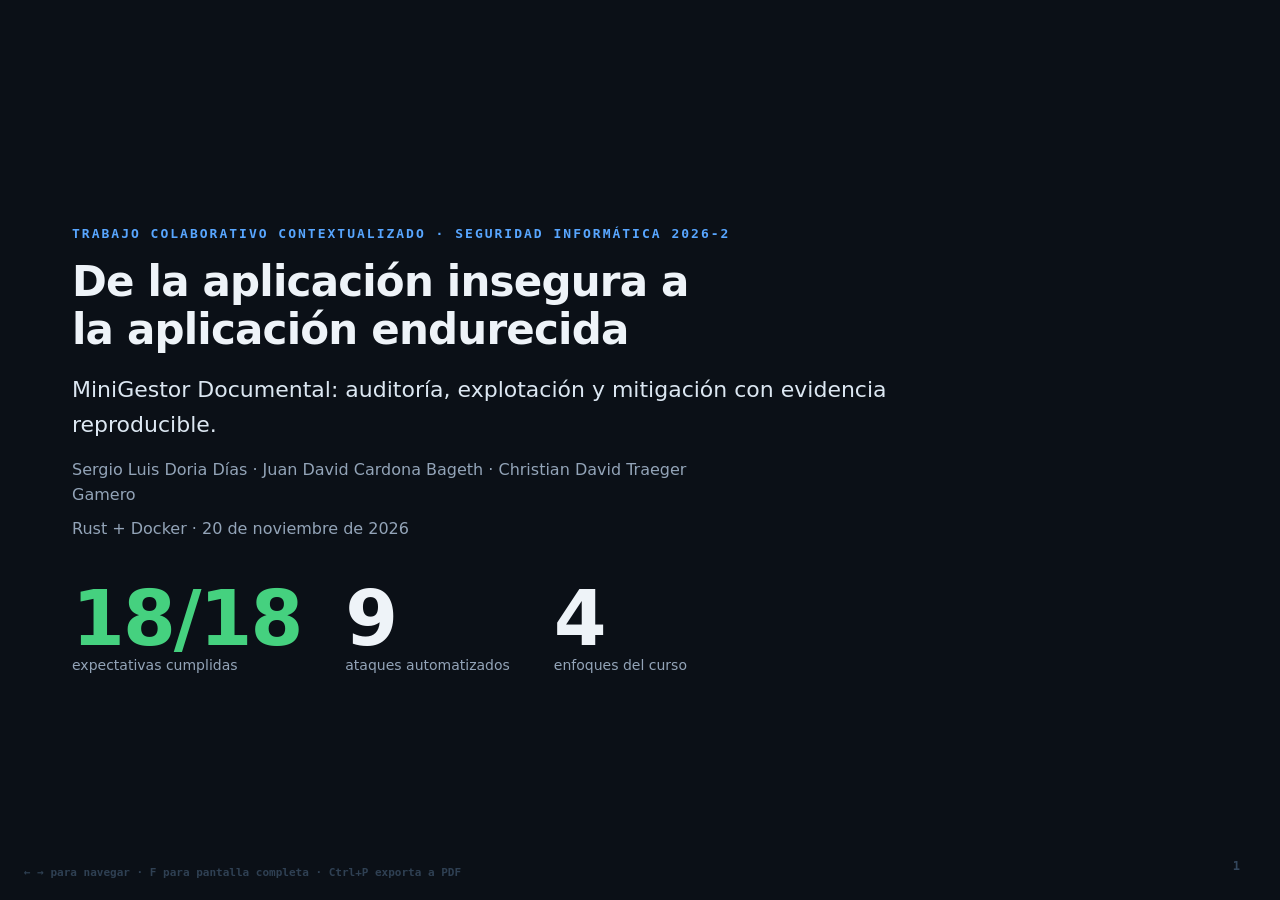
<file: docs/sustentacion/slides.html>
<!doctype html>
<html lang="es">
<head>
<meta charset="utf-8">
<meta name="viewport" content="width=device-width,initial-scale=1">
<title>Sustentación · TCC Seguridad Informática 2026-2</title>
<style>
  :root {
    --bg: #0b1017;
    --panel: #121a24;
    --line: #24303e;
    --txt: #eef3f8;
    --muted: #93a4b8;
    --acc: #58a6ff;
    --bad: #ff6b60;
    --ok: #45d17f;
    --warn: #f0b429;
  }
  * { box-sizing: border-box; }
  html, body { margin: 0; height: 100%; background: var(--bg); color: var(--txt);
    font-family: ui-sans-serif, system-ui, -apple-system, "Segoe UI", Roboto, sans-serif; }
  .deck { height: 100%; display: flex; overflow-x: auto; scroll-snap-type: x mandatory; scroll-behavior: smooth; }
  .slide {
    min-width: 100%; height: 100%; scroll-snap-align: start;
    padding: 56px 72px; display: flex; flex-direction: column; justify-content: center;
    position: relative;
  }
  .slide::after {
    content: attr(data-n); position: absolute; right: 40px; bottom: 28px;
    color: #33465c; font: 700 12px/1 ui-monospace, monospace;
  }
  h1 { font-size: 42px; line-height: 1.15; margin: 0 0 18px; letter-spacing: -.8px; max-width: 22ch; }
  h2 { font-size: 34px; line-height: 1.2; margin: 0 0 26px; letter-spacing: -.6px; }
  p { font-size: 19px; line-height: 1.6; color: #c9d6e4; max-width: 62ch; margin: 0 0 14px; }
  .lead { font-size: 22px; color: #dce7f2; }
  .kicker { color: var(--acc); font: 700 13px/1 ui-monospace, monospace; letter-spacing: 2px;
    text-transform: uppercase; margin-bottom: 18px; }
  .muted { color: var(--muted); font-size: 16px; }
  ul { font-size: 19px; line-height: 1.65; color: #c9d6e4; padding-left: 22px; margin: 0; }
  li { margin-bottom: 10px; }
  li b { color: #fff; }
  code { font-family: ui-monospace, SFMono-Regular, Menlo, monospace; font-size: 0.88em;
    background: #1a2632; padding: 2px 7px; border-radius: 5px; color: #9ae6b4; }
  .grid { display: grid; gap: 16px; }
  .g2 { grid-template-columns: 1fr 1fr; }
  .g4 { grid-template-columns: repeat(4, 1fr); }
  .card { background: var(--panel); border: 1px solid var(--line); border-radius: 14px; padding: 20px 22px; }
  .card h3 { margin: 0 0 8px; font-size: 18px; }
  .card p { font-size: 15px; margin: 0; color: var(--muted); }
  .bad { color: var(--bad); } .ok { color: var(--ok); } .warn { color: var(--warn); }
  table { border-collapse: collapse; width: 100%; font-size: 15px; margin-top: 8px; }
  th, td { text-align: left; padding: 8px 12px; border-bottom: 1px solid var(--line); }
  th { color: var(--muted); font-size: 11px; text-transform: uppercase; letter-spacing: 1px; }
  td.pass { color: var(--ok); font-weight: 700; }
  .big { font-size: 76px; font-weight: 800; line-height: 1; letter-spacing: -2px; }
  .stat { display: flex; gap: 44px; margin-top: 26px; }
  .stat span { color: var(--muted); font-size: 14px; display: block; }
  figure { margin: 0; }
  figure img { width: 100%; max-height: 68vh; object-fit: contain; border-radius: 12px;
    border: 1px solid var(--line); background: #0d1117; }
  .cmd { background: #0f1620; border: 1px solid var(--line); border-left: 3px solid var(--ok);
    border-radius: 10px; padding: 14px 18px; font-family: ui-monospace, monospace; font-size: 15px;
    line-height: 1.8; color: #9ae6b4; white-space: pre-wrap; }
  .nota { border-left: 3px solid var(--warn); padding-left: 16px; color: #e8d9a8; font-size: 17px; }
  .ayuda { position: fixed; left: 24px; bottom: 22px; color: #2f4053;
    font: 600 11px/1 ui-monospace, monospace; }
  @media print {
    .deck { display: block; overflow: visible; }
    .slide { min-height: 100vh; page-break-after: always; }
    .ayuda { display: none; }
  }
</style>
</head>
<body>
<div class="deck" id="deck">

  <section class="slide" data-n="1">
    <div class="kicker">Trabajo Colaborativo Contextualizado · Seguridad Informática 2026-2</div>
    <h1>De la aplicación insegura a la aplicación endurecida</h1>
    <p class="lead">MiniGestor Documental: auditoría, explotación y mitigación con evidencia reproducible.</p>
    <p class="muted">Sergio Luis Doria Días · Juan David Cardona Bageth · Christian David Traeger Gamero</p>
    <p class="muted" style="margin-top:-6px">Rust + Docker · 20 de noviembre de 2026</p>
    <div class="stat">
      <div><div class="big ok">18/18</div><span>expectativas cumplidas</span></div>
      <div><div class="big">9</div><span>ataques automatizados</span></div>
      <div><div class="big">4</div><span>enfoques del curso</span></div>
    </div>
  </section>

  <section class="slide" data-n="2">
    <div class="kicker">El problema</div>
    <h2>Un documento ajeno a un <code>curl</code> de distancia</h2>
    <ul>
      <li><b>Gestión documental sin controles:</b> contratos, historias clínicas y nóminas en la misma base.</li>
      <li><b>Autorización en la interfaz, no en el servidor:</b> ocultar un botón no es un permiso.</li>
      <li><b>Hashes obsoletos y secretos en el código:</b> una brecha se convierte en contraseñas.</li>
      <li><b>Sin trazabilidad:</b> cuando no hay registro, el ataque es indistinguible del uso normal.</li>
    </ul>
    <p class="nota">Afirmar «acá nadie entraría» no es un control de seguridad. Lo es medirlo.</p>
  </section>

  <section class="slide" data-n="3">
    <div class="kicker">La propuesta</div>
    <h2>Un binario, dos políticas de seguridad</h2>
    <div class="grid g2">
      <div class="card" style="border-color:#5b2622">
        <h3 class="bad">MODE=vulnerable · :18080</h3>
        <p>MD5 sin sal · cookie <code>usuario:rol</code> en texto plano · SQL concatenado · salida sin escapar · sin verificación de dueño · upload con nombre del cliente · <code>/debug/config</code> expuesto</p>
      </div>
      <div class="card" style="border-color:#20573a">
        <h3 class="ok">MODE=hardened · :18443 TLS</h3>
        <p>Argon2id · sesión opaca firmada con HMAC-SHA256 · consultas parametrizadas · escape de salida + CSP · RBAC revalidado · AES-256-GCM en reposo · TOTP · auditoría</p>
      </div>
    </div>
    <p style="margin-top:22px">Mismo esquema de datos, mismas rutas, mismas pruebas: cambian <b>solo</b> las decisiones de seguridad. Las dos instancias usan bases separadas para que el «después» no herede el estado del «antes».</p>
  </section>

  <section class="slide" data-n="4">
    <div class="kicker">Diseño</div>
    <h2>Arquitectura del laboratorio</h2>
    <figure><img src="../diagramas/arquitectura.svg" alt="Arquitectura del laboratorio"></figure>
    <p class="muted">Todo publicado solo en <code>127.0.0.1</code>; la base de datos no expone ningún puerto.</p>
  </section>

  <section class="slide" data-n="5">
    <div class="kicker">Cobertura</div>
    <h2>Los cuatro enfoques del curso, en un solo sistema</h2>
    <div class="grid g4">
      <div class="card"><h3>OWASP Top 10</h3><p>A01, A02, A03, A04, A05, A07 y A09, cada uno con su defecto y su control.</p></div>
      <div class="card"><h3>Criptografía</h3><p>MD5 → Argon2id, AES-256-GCM, HMAC-SHA256, TOTP (RFC 6238), TLS 1.2/1.3.</p></div>
      <div class="card"><h3>Riesgos</h3><p>MAGERIT v3 en escala 1–5: 6 activos, 12 riesgos, salvaguardas trazadas al código.</p></div>
      <div class="card"><h3>Ataques de red</h3><p><code>tcpdump</code> en el bridge: credenciales en claro por HTTP vs cifradas por TLS.</p></div>
    </div>
  </section>

  <section class="slide" data-n="6">
    <div class="kicker">Modelado de amenazas</div>
    <h2>STRIDE sobre el flujo de datos</h2>
    <figure><img src="../diagramas/dfd-stride.svg" alt="Flujo de datos y amenazas STRIDE"></figure>
  </section>

  <section class="slide" data-n="7">
    <div class="kicker">Análisis de riesgos</div>
    <h2>Riesgo = frecuencia × degradación</h2>
    <table>
      <thead><tr><th>ID</th><th>Amenaza</th><th>F</th><th>D</th><th>R</th><th>Nivel</th><th>Salvaguarda</th></tr></thead>
      <tbody>
        <tr><td>R1</td><td>Inyección SQL</td><td>5</td><td>5</td><td>25</td><td class="bad">Crítico</td><td>Consulta parametrizada</td></tr>
        <tr><td>R2</td><td>Lectura de documentos ajenos</td><td>5</td><td>5</td><td>25</td><td class="bad">Crítico</td><td>Verificación de propiedad</td></tr>
        <tr><td>R4</td><td>Hash de contraseña débil</td><td>5</td><td>5</td><td>25</td><td class="bad">Crítico</td><td>Argon2id</td></tr>
        <tr><td>R5</td><td>Falsificación de sesión</td><td>5</td><td>5</td><td>25</td><td class="bad">Crítico</td><td>HMAC + sesión en servidor</td></tr>
        <tr><td>R10</td><td>Interceptación (MITM)</td><td>4</td><td>5</td><td>20</td><td class="bad">Crítico</td><td>TLS + HSTS + Secure</td></tr>
        <tr><td>R11</td><td>Falta de trazabilidad</td><td>4</td><td>3</td><td>12</td><td class="warn">Alto</td><td>audit_log</td></tr>
      </tbody>
    </table>
    <p class="muted" style="margin-top:16px">El mapa de calor completo (5×5) se explora en el panel interactivo.</p>
  </section>

  <section class="slide" data-n="8">
    <div class="kicker">Método</div>
    <h2>La suite de ataques es la especificación</h2>
    <div class="cmd">attacks/NN-ataque.sh &lt;url&gt; &lt;vulnerable|hardened&gt;
  exit 0  → el ataque funcionó    (el defecto está presente)
  exit 1  → el ataque fue bloqueado (la mitigación funciona)
  exit 2  → la prueba no pudo ejecutarse</div>
    <p style="margin-top:22px">Nueve ataques × dos modos = <b>18 expectativas</b>. Si una falla, el informe no puede afirmar que la mitigación sirve. El resultado se consolida en <code>evidence/results.json</code> y el panel lo muestra sin intervención manual.</p>
  </section>

  <section class="slide" data-n="9">
    <div class="kicker">Resultados</div>
    <h2>18 de 18: rojo en v1, verde en v2</h2>
    <table>
      <thead><tr><th>Ataque</th><th>OWASP</th><th>Vulnerable</th><th>Endurecido</th></tr></thead>
      <tbody>
        <tr><td>SQL injection en la búsqueda</td><td>A03</td><td class="bad">Éxito</td><td class="pass">Bloqueado</td></tr>
        <tr><td>XSS almacenado</td><td>A03</td><td class="bad">Éxito</td><td class="pass">Bloqueado</td></tr>
        <tr><td>IDOR en /docs/{id}</td><td>A01</td><td class="bad">Éxito</td><td class="pass">Bloqueado</td></tr>
        <tr><td>Fuerza bruta en /login</td><td>A07</td><td class="bad">Éxito</td><td class="pass">Bloqueado</td></tr>
        <tr><td>Falsificación de cookie</td><td>A01</td><td class="bad">Éxito</td><td class="pass">Bloqueado</td></tr>
        <tr><td>Hashes débiles</td><td>A02</td><td class="bad">Éxito</td><td class="pass">Bloqueado</td></tr>
        <tr><td>Path traversal en la carga</td><td>A04</td><td class="bad">Éxito</td><td class="pass">Bloqueado</td></tr>
        <tr><td>Cabeceras ausentes</td><td>A05</td><td class="bad">Éxito</td><td class="pass">Bloqueado</td></tr>
        <tr><td>Credenciales en claro</td><td>A02</td><td class="bad">Éxito</td><td class="pass">Bloqueado</td></tr>
      </tbody>
    </table>
  </section>

  <section class="slide" data-n="10">
    <div class="kicker">Demostración en vivo</div>
    <h2>Tres minutos, dos terminales y un panel</h2>
    <div class="cmd">bash attacks/03-idor.sh http://127.0.0.1:18080 vulnerable   → exit 0
bash attacks/03-idor.sh https://127.0.0.1:18443 hardened     → exit 1</div>
    <div class="grid g2" style="margin-top:22px">
      <div class="card"><h3>La cookie es el permiso</h3><p><code>Cookie: sid=alice:admin</code> abre el panel administrativo en v1 y falla en v2.</p></div>
      <div class="card"><h3>El hash es el eslabón débil</h3><p>Tres contraseñas MD5 recuperadas en menos de un segundo; Argon2id no cede al diccionario.</p></div>
    </div>
    <p class="muted" style="margin-top:18px">Respaldo: video grabado de la demo, por si falla la red o el proyector.</p>
  </section>

  <section class="slide" data-n="11">
    <div class="kicker">Hallazgos</div>
    <h2>Lo que más enseñó el trabajo</h2>
    <ul>
      <li><b>El defecto más grave no fue criptográfico:</b> fue de diseño de autorización. AES-256-GCM con control de acceso ausente sigue entregando documentos ajenos, solo que cifrados en disco.</li>
      <li><b>La suite encontró dos errores en la propia suite</b> (16/18 en la primera corrida): una sentencia SQL en varias líneas y el carácter <code>&lt;</code> que <code>curl -F</code> interpreta como «leer archivo». Corregirlos llevó a 18/18.</li>
      <li><b>La captura de tráfico convierte una sospecha en prueba:</b> la contraseña se lee en el <code>.pcap</code> por HTTP y no existe en claro sobre TLS.</li>
    </ul>
  </section>

  <section class="slide" data-n="12">
    <div class="kicker">Conclusiones</div>
    <h2>Se puede demostrar, no solo afirmar</h2>
    <ul>
      <li>El endurecimiento se prueba con evidencia reproducible: un comando regenera las 18 ejecuciones.</li>
      <li>Los cuatro enfoques del curso forman una cadena: <b>priorizar → verificar → corregir → detectar</b>.</li>
      <li>La doble versión sobre un mismo código es el mejor recurso didáctico: defecto, mitigación y prueba en el mismo archivo.</li>
      <li>Riesgo residual asumido: contraseñas débiles (se mitiga con política y 2FA) y auditoría local sin SIEM.</li>
    </ul>
  </section>

  <section class="slide" data-n="13">
    <div class="kicker">Cierre</div>
    <h2>Distribución de roles y preguntas</h2>
    <div class="grid g4">
      <div class="card"><h3>Sergio Doria</h3><p>Líder y riesgos: MAGERIT, arquitectura, STRIDE, informe.</p></div>
      <div class="card"><h3>Juan David Cardona</h3><p>Desarrollo: aplicación Rust, criptografía, sesiones, TOTP.</p></div>
      <div class="card"><h3>Christian Traeger</h3><p>Pentesting: suite de ataques, capturas, panel, sustentación.</p></div>
      <div class="card"><h3>Repositorio</h3><p><code>docker compose up</code> levanta todo el laboratorio; <code>bash attacks/run-all.sh</code> regenera la evidencia.</p></div>
    </div>
    <p class="nota" style="margin-top:24px">Gracias. ¿Preguntas?</p>
  </section>

</div>
<div class="ayuda">← → para navegar · F para pantalla completa · Ctrl+P exporta a PDF</div>

<script>
  const deck = document.getElementById('deck');
  const total = deck.querySelectorAll('.slide').length;
  let actual = 0;

  function ir(i) {
    actual = Math.max(0, Math.min(total - 1, i));
    deck.scrollTo({ left: actual * deck.clientWidth, behavior: 'smooth' });
  }

  document.addEventListener('keydown', (evento) => {
    if (['ArrowRight', 'PageDown', ' '].includes(evento.key)) { evento.preventDefault(); ir(actual + 1); }
    if (['ArrowLeft', 'PageUp'].includes(evento.key)) { evento.preventDefault(); ir(actual - 1); }
    if (evento.key === 'Home') ir(0);
    if (evento.key === 'End') ir(total - 1);
    if (evento.key.toLowerCase() === 'f') {
      document.fullscreenElement ? document.exitFullscreen() : document.documentElement.requestFullscreen();
    }
  });

  document.addEventListener('fullscreenchange', () => ir(actual));
  window.addEventListener('resize', () => ir(actual));
</script>
</body>
</html>
</file>
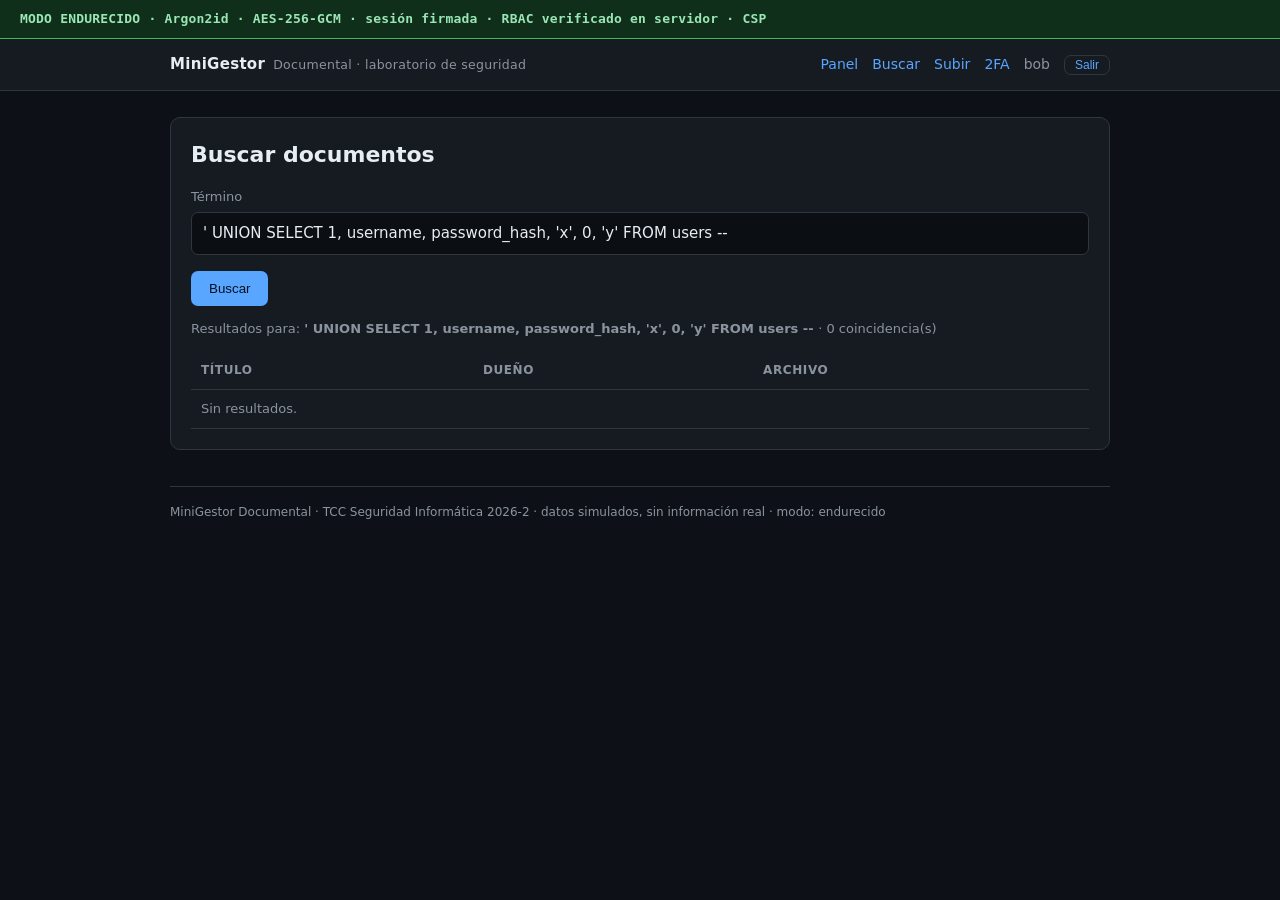
<file: evidence/http/hardened/01-sqli-search.html>
<!doctype html>
<html lang="es">
<head>
<meta charset="utf-8">
<meta name="viewport" content="width=device-width,initial-scale=1">
<title>Buscar · MiniGestor Documental</title>
<style>
:root{--bg:#0d1117;--panel:#161b22;--panel2:#1c2330;--line:#30363d;--txt:#e6edf3;--muted:#8b949e;--acc:#58a6ff;--bad:#f85149;--warn:#d29922;--ok:#3fb950}
*{box-sizing:border-box}
body{margin:0;font:15px/1.55 ui-sans-serif,system-ui,-apple-system,"Segoe UI",Roboto,sans-serif;background:var(--bg);color:var(--txt)}
a{color:var(--acc);text-decoration:none}a:hover{text-decoration:underline}
.wrap{max-width:980px;margin:0 auto;padding:0 20px 60px}
header.top{border-bottom:1px solid var(--line);background:var(--panel);margin-bottom:26px}
header.top .wrap{padding:14px 20px;display:flex;gap:18px;align-items:center;flex-wrap:wrap}
.brand{font-weight:700;letter-spacing:.3px}
.brand small{color:var(--muted);font-weight:400;margin-left:8px}
nav{display:flex;gap:14px;flex-wrap:wrap;margin-left:auto;font-size:14px}
nav .who{color:var(--muted)}
.banner{padding:10px 20px;font:600 13px/1.4 ui-monospace,SFMono-Regular,Menlo,monospace;letter-spacing:.2px}
.banner.bad{background:#3d1114;color:#ffb3ae;border-bottom:1px solid var(--bad)}
.banner.ok{background:#0f2f1b;color:#9ae6b4;border-bottom:1px solid var(--ok)}
.card{background:var(--panel);border:1px solid var(--line);border-radius:10px;padding:20px;margin-bottom:18px}
h1{font-size:22px;margin:0 0 14px}h2{font-size:17px;margin:22px 0 10px}
table{width:100%;border-collapse:collapse;font-size:14px}
th,td{text-align:left;padding:9px 10px;border-bottom:1px solid var(--line);vertical-align:top}
th{color:var(--muted);font-weight:600;font-size:12px;text-transform:uppercase;letter-spacing:.6px}
label{display:block;font-size:13px;color:var(--muted);margin:12px 0 5px}
input,textarea,select{width:100%;padding:9px 11px;background:#0b0f14;border:1px solid var(--line);border-radius:7px;color:var(--txt);font:inherit}
input[type=file]{padding:7px}
button{margin-top:16px;padding:10px 18px;border:0;border-radius:7px;background:var(--acc);color:#04121f;font:600 14px/1 inherit;cursor:pointer}
button.ghost{background:transparent;color:var(--acc);border:1px solid var(--line)}
.tag{display:inline-block;padding:2px 8px;border-radius:99px;font-size:11px;font-weight:700;letter-spacing:.4px;text-transform:uppercase}
.tag.confidencial{background:#4a1d1f;color:#ffb3ae}
.tag.sensible{background:#4a3410;color:#f5d78e}
.tag.publico,.tag.interno{background:#1b2b40;color:#a3c9f7}
.err{background:#3d1114;border:1px solid var(--bad);color:#ffb3ae;padding:10px 13px;border-radius:7px;margin-bottom:14px;font-size:14px}
.note{color:var(--muted);font-size:13px}
pre{background:#0b0f14;border:1px solid var(--line);border-radius:8px;padding:14px;overflow:auto;font-size:13px;line-height:1.5;white-space:pre-wrap}
code{font-family:ui-monospace,SFMono-Regular,Menlo,monospace;font-size:13px;background:#0b0f14;padding:1px 5px;border-radius:4px}
.grid{display:grid;grid-template-columns:repeat(auto-fit,minmax(210px,1fr));gap:12px}
.kv{background:var(--panel2);border:1px solid var(--line);border-radius:8px;padding:12px}
.kv b{display:block;color:var(--muted);font-size:11px;text-transform:uppercase;letter-spacing:.6px;margin-bottom:4px}
footer{color:var(--muted);font-size:12px;border-top:1px solid var(--line);padding-top:16px;margin-top:36px}
.secret{font-family:ui-monospace,monospace;font-size:20px;letter-spacing:3px;color:var(--ok)}
</style>
</head>
<body>
<div class="banner ok">MODO ENDURECIDO · Argon2id · AES-256-GCM · sesión firmada · RBAC verificado en servidor · CSP</div>
<header class="top"><div class="wrap"><span class="brand">MiniGestor<small>Documental · laboratorio de seguridad</small></span><nav><a href="/dashboard">Panel</a><a href="/search">Buscar</a><a href="/docs">Subir</a><a href="/account/2fa">2FA</a><span class="who">bob</span><form method="post" action="/logout" style="display:inline"><button class="ghost" style="margin:0;padding:2px 10px;font-size:12px">Salir</button></form></nav></div></header>
<main class="wrap">
<div class="card">
<h1>Buscar documentos</h1>
<form method="get" action="/search">
<label for="q">Término</label>
<input id="q" name="q" value="&#x27; UNION SELECT 1, username, password_hash, &#x27;x&#x27;, 0, &#x27;y&#x27; FROM users -- " placeholder="contrato, política, historia...">
<button type="submit">Buscar</button>
</form>
<p class="note">Resultados para: <b>&#x27; UNION SELECT 1, username, password_hash, &#x27;x&#x27;, 0, &#x27;y&#x27; FROM users -- </b> · 0 coincidencia(s)</p>
<table><thead><tr><th>Título</th><th>Dueño</th><th>Archivo</th></tr></thead><tbody><tr><td colspan="3" class="note">Sin resultados.</td></tr></tbody></table>
</div>
<footer>MiniGestor Documental · TCC Seguridad Informática 2026-2 · datos simulados, sin información real · modo: endurecido</footer>
</main>
</body>
</html>
</file>
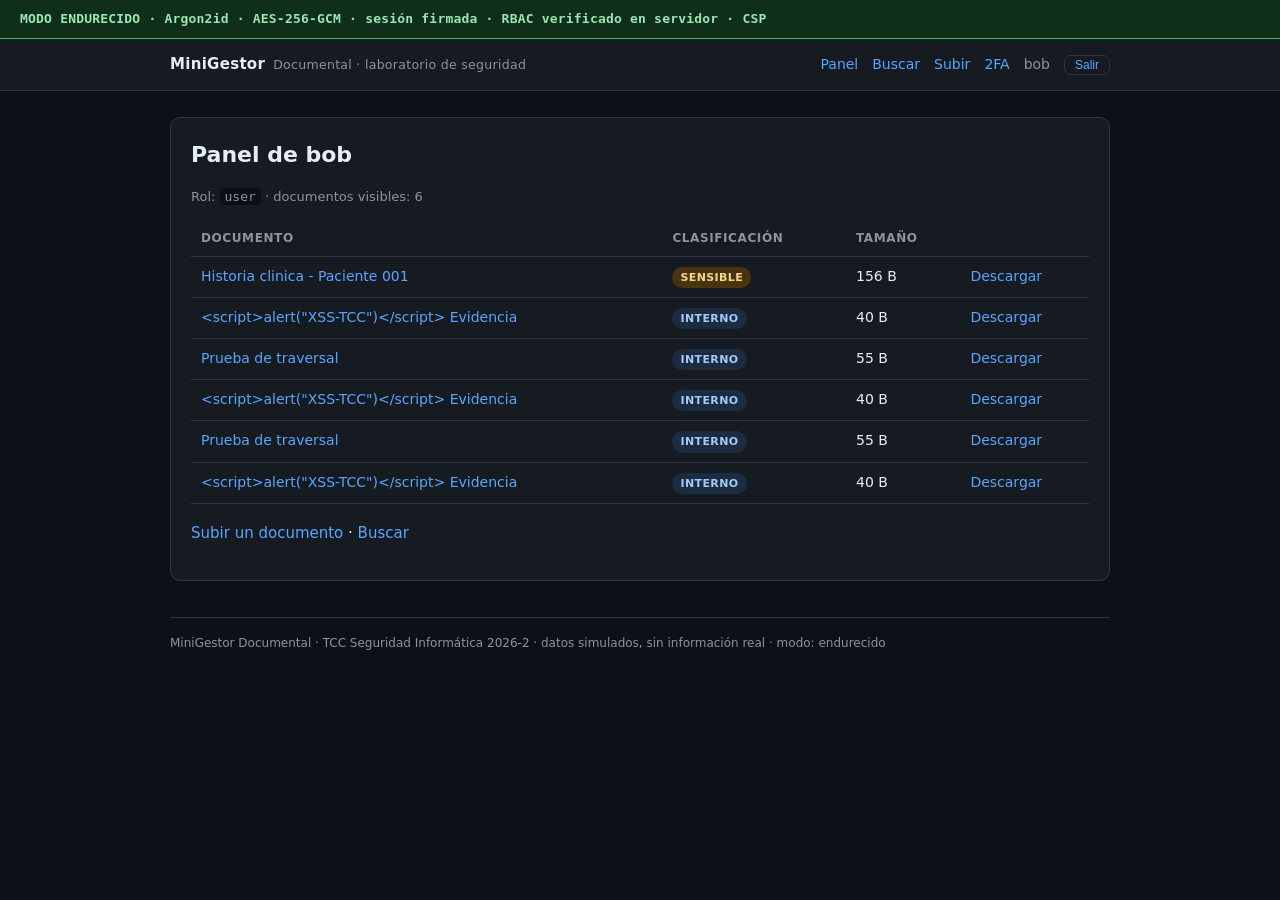
<file: evidence/http/hardened/02-dashboard.html>
<!doctype html>
<html lang="es">
<head>
<meta charset="utf-8">
<meta name="viewport" content="width=device-width,initial-scale=1">
<title>Panel · MiniGestor Documental</title>
<style>
:root{--bg:#0d1117;--panel:#161b22;--panel2:#1c2330;--line:#30363d;--txt:#e6edf3;--muted:#8b949e;--acc:#58a6ff;--bad:#f85149;--warn:#d29922;--ok:#3fb950}
*{box-sizing:border-box}
body{margin:0;font:15px/1.55 ui-sans-serif,system-ui,-apple-system,"Segoe UI",Roboto,sans-serif;background:var(--bg);color:var(--txt)}
a{color:var(--acc);text-decoration:none}a:hover{text-decoration:underline}
.wrap{max-width:980px;margin:0 auto;padding:0 20px 60px}
header.top{border-bottom:1px solid var(--line);background:var(--panel);margin-bottom:26px}
header.top .wrap{padding:14px 20px;display:flex;gap:18px;align-items:center;flex-wrap:wrap}
.brand{font-weight:700;letter-spacing:.3px}
.brand small{color:var(--muted);font-weight:400;margin-left:8px}
nav{display:flex;gap:14px;flex-wrap:wrap;margin-left:auto;font-size:14px}
nav .who{color:var(--muted)}
.banner{padding:10px 20px;font:600 13px/1.4 ui-monospace,SFMono-Regular,Menlo,monospace;letter-spacing:.2px}
.banner.bad{background:#3d1114;color:#ffb3ae;border-bottom:1px solid var(--bad)}
.banner.ok{background:#0f2f1b;color:#9ae6b4;border-bottom:1px solid var(--ok)}
.card{background:var(--panel);border:1px solid var(--line);border-radius:10px;padding:20px;margin-bottom:18px}
h1{font-size:22px;margin:0 0 14px}h2{font-size:17px;margin:22px 0 10px}
table{width:100%;border-collapse:collapse;font-size:14px}
th,td{text-align:left;padding:9px 10px;border-bottom:1px solid var(--line);vertical-align:top}
th{color:var(--muted);font-weight:600;font-size:12px;text-transform:uppercase;letter-spacing:.6px}
label{display:block;font-size:13px;color:var(--muted);margin:12px 0 5px}
input,textarea,select{width:100%;padding:9px 11px;background:#0b0f14;border:1px solid var(--line);border-radius:7px;color:var(--txt);font:inherit}
input[type=file]{padding:7px}
button{margin-top:16px;padding:10px 18px;border:0;border-radius:7px;background:var(--acc);color:#04121f;font:600 14px/1 inherit;cursor:pointer}
button.ghost{background:transparent;color:var(--acc);border:1px solid var(--line)}
.tag{display:inline-block;padding:2px 8px;border-radius:99px;font-size:11px;font-weight:700;letter-spacing:.4px;text-transform:uppercase}
.tag.confidencial{background:#4a1d1f;color:#ffb3ae}
.tag.sensible{background:#4a3410;color:#f5d78e}
.tag.publico,.tag.interno{background:#1b2b40;color:#a3c9f7}
.err{background:#3d1114;border:1px solid var(--bad);color:#ffb3ae;padding:10px 13px;border-radius:7px;margin-bottom:14px;font-size:14px}
.note{color:var(--muted);font-size:13px}
pre{background:#0b0f14;border:1px solid var(--line);border-radius:8px;padding:14px;overflow:auto;font-size:13px;line-height:1.5;white-space:pre-wrap}
code{font-family:ui-monospace,SFMono-Regular,Menlo,monospace;font-size:13px;background:#0b0f14;padding:1px 5px;border-radius:4px}
.grid{display:grid;grid-template-columns:repeat(auto-fit,minmax(210px,1fr));gap:12px}
.kv{background:var(--panel2);border:1px solid var(--line);border-radius:8px;padding:12px}
.kv b{display:block;color:var(--muted);font-size:11px;text-transform:uppercase;letter-spacing:.6px;margin-bottom:4px}
footer{color:var(--muted);font-size:12px;border-top:1px solid var(--line);padding-top:16px;margin-top:36px}
.secret{font-family:ui-monospace,monospace;font-size:20px;letter-spacing:3px;color:var(--ok)}
</style>
</head>
<body>
<div class="banner ok">MODO ENDURECIDO · Argon2id · AES-256-GCM · sesión firmada · RBAC verificado en servidor · CSP</div>
<header class="top"><div class="wrap"><span class="brand">MiniGestor<small>Documental · laboratorio de seguridad</small></span><nav><a href="/dashboard">Panel</a><a href="/search">Buscar</a><a href="/docs">Subir</a><a href="/account/2fa">2FA</a><span class="who">bob</span><form method="post" action="/logout" style="display:inline"><button class="ghost" style="margin:0;padding:2px 10px;font-size:12px">Salir</button></form></nav></div></header>
<main class="wrap">
<div class="card">
<h1>Panel de bob</h1>
<p class="note">Rol: <code>user</code> · documentos visibles: 6</p>
<table><thead><tr><th>Documento</th><th>Clasificación</th><th>Tamaño</th><th></th></tr></thead><tbody><tr><td><a href="/docs/2">Historia clinica - Paciente 001</a></td><td><span class="tag sensible">sensible</span></td><td>156 B</td><td><a href="/docs/2/download">Descargar</a></td></tr><tr><td><a href="/docs/4">&lt;script&gt;alert(&quot;XSS-TCC&quot;)&lt;/script&gt; Evidencia</a></td><td><span class="tag interno">interno</span></td><td>40 B</td><td><a href="/docs/4/download">Descargar</a></td></tr><tr><td><a href="/docs/5">Prueba de traversal</a></td><td><span class="tag interno">interno</span></td><td>55 B</td><td><a href="/docs/5/download">Descargar</a></td></tr><tr><td><a href="/docs/6">&lt;script&gt;alert(&quot;XSS-TCC&quot;)&lt;/script&gt; Evidencia</a></td><td><span class="tag interno">interno</span></td><td>40 B</td><td><a href="/docs/6/download">Descargar</a></td></tr><tr><td><a href="/docs/7">Prueba de traversal</a></td><td><span class="tag interno">interno</span></td><td>55 B</td><td><a href="/docs/7/download">Descargar</a></td></tr><tr><td><a href="/docs/8">&lt;script&gt;alert(&quot;XSS-TCC&quot;)&lt;/script&gt; Evidencia</a></td><td><span class="tag interno">interno</span></td><td>40 B</td><td><a href="/docs/8/download">Descargar</a></td></tr></tbody></table>
<p style="margin-top:18px"><a href="/docs">Subir un documento</a> · <a href="/search">Buscar</a></p>
</div>
<footer>MiniGestor Documental · TCC Seguridad Informática 2026-2 · datos simulados, sin información real · modo: endurecido</footer>
</main>
</body>
</html>
</file>
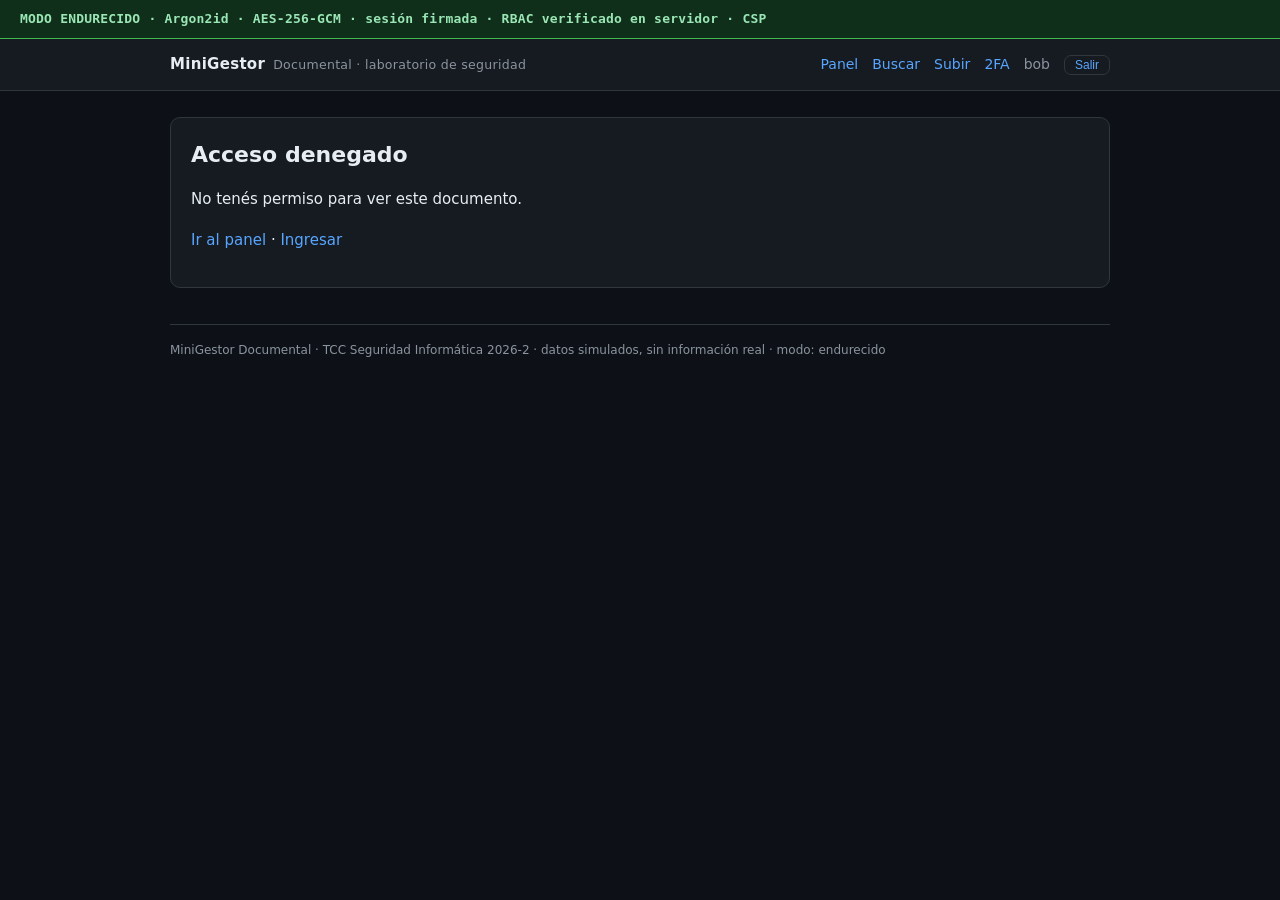
<file: evidence/http/hardened/03-idor-doc1.html>
<!doctype html>
<html lang="es">
<head>
<meta charset="utf-8">
<meta name="viewport" content="width=device-width,initial-scale=1">
<title>Acceso denegado · MiniGestor Documental</title>
<style>
:root{--bg:#0d1117;--panel:#161b22;--panel2:#1c2330;--line:#30363d;--txt:#e6edf3;--muted:#8b949e;--acc:#58a6ff;--bad:#f85149;--warn:#d29922;--ok:#3fb950}
*{box-sizing:border-box}
body{margin:0;font:15px/1.55 ui-sans-serif,system-ui,-apple-system,"Segoe UI",Roboto,sans-serif;background:var(--bg);color:var(--txt)}
a{color:var(--acc);text-decoration:none}a:hover{text-decoration:underline}
.wrap{max-width:980px;margin:0 auto;padding:0 20px 60px}
header.top{border-bottom:1px solid var(--line);background:var(--panel);margin-bottom:26px}
header.top .wrap{padding:14px 20px;display:flex;gap:18px;align-items:center;flex-wrap:wrap}
.brand{font-weight:700;letter-spacing:.3px}
.brand small{color:var(--muted);font-weight:400;margin-left:8px}
nav{display:flex;gap:14px;flex-wrap:wrap;margin-left:auto;font-size:14px}
nav .who{color:var(--muted)}
.banner{padding:10px 20px;font:600 13px/1.4 ui-monospace,SFMono-Regular,Menlo,monospace;letter-spacing:.2px}
.banner.bad{background:#3d1114;color:#ffb3ae;border-bottom:1px solid var(--bad)}
.banner.ok{background:#0f2f1b;color:#9ae6b4;border-bottom:1px solid var(--ok)}
.card{background:var(--panel);border:1px solid var(--line);border-radius:10px;padding:20px;margin-bottom:18px}
h1{font-size:22px;margin:0 0 14px}h2{font-size:17px;margin:22px 0 10px}
table{width:100%;border-collapse:collapse;font-size:14px}
th,td{text-align:left;padding:9px 10px;border-bottom:1px solid var(--line);vertical-align:top}
th{color:var(--muted);font-weight:600;font-size:12px;text-transform:uppercase;letter-spacing:.6px}
label{display:block;font-size:13px;color:var(--muted);margin:12px 0 5px}
input,textarea,select{width:100%;padding:9px 11px;background:#0b0f14;border:1px solid var(--line);border-radius:7px;color:var(--txt);font:inherit}
input[type=file]{padding:7px}
button{margin-top:16px;padding:10px 18px;border:0;border-radius:7px;background:var(--acc);color:#04121f;font:600 14px/1 inherit;cursor:pointer}
button.ghost{background:transparent;color:var(--acc);border:1px solid var(--line)}
.tag{display:inline-block;padding:2px 8px;border-radius:99px;font-size:11px;font-weight:700;letter-spacing:.4px;text-transform:uppercase}
.tag.confidencial{background:#4a1d1f;color:#ffb3ae}
.tag.sensible{background:#4a3410;color:#f5d78e}
.tag.publico,.tag.interno{background:#1b2b40;color:#a3c9f7}
.err{background:#3d1114;border:1px solid var(--bad);color:#ffb3ae;padding:10px 13px;border-radius:7px;margin-bottom:14px;font-size:14px}
.note{color:var(--muted);font-size:13px}
pre{background:#0b0f14;border:1px solid var(--line);border-radius:8px;padding:14px;overflow:auto;font-size:13px;line-height:1.5;white-space:pre-wrap}
code{font-family:ui-monospace,SFMono-Regular,Menlo,monospace;font-size:13px;background:#0b0f14;padding:1px 5px;border-radius:4px}
.grid{display:grid;grid-template-columns:repeat(auto-fit,minmax(210px,1fr));gap:12px}
.kv{background:var(--panel2);border:1px solid var(--line);border-radius:8px;padding:12px}
.kv b{display:block;color:var(--muted);font-size:11px;text-transform:uppercase;letter-spacing:.6px;margin-bottom:4px}
footer{color:var(--muted);font-size:12px;border-top:1px solid var(--line);padding-top:16px;margin-top:36px}
.secret{font-family:ui-monospace,monospace;font-size:20px;letter-spacing:3px;color:var(--ok)}
</style>
</head>
<body>
<div class="banner ok">MODO ENDURECIDO · Argon2id · AES-256-GCM · sesión firmada · RBAC verificado en servidor · CSP</div>
<header class="top"><div class="wrap"><span class="brand">MiniGestor<small>Documental · laboratorio de seguridad</small></span><nav><a href="/dashboard">Panel</a><a href="/search">Buscar</a><a href="/docs">Subir</a><a href="/account/2fa">2FA</a><span class="who">bob</span><form method="post" action="/logout" style="display:inline"><button class="ghost" style="margin:0;padding:2px 10px;font-size:12px">Salir</button></form></nav></div></header>
<main class="wrap">
<div class="card"><h1>Acceso denegado</h1><p>No tenés permiso para ver este documento.</p><p style="margin-top:18px"><a href="/dashboard">Ir al panel</a> · <a href="/login">Ingresar</a></p></div>
<footer>MiniGestor Documental · TCC Seguridad Informática 2026-2 · datos simulados, sin información real · modo: endurecido</footer>
</main>
</body>
</html>
</file>
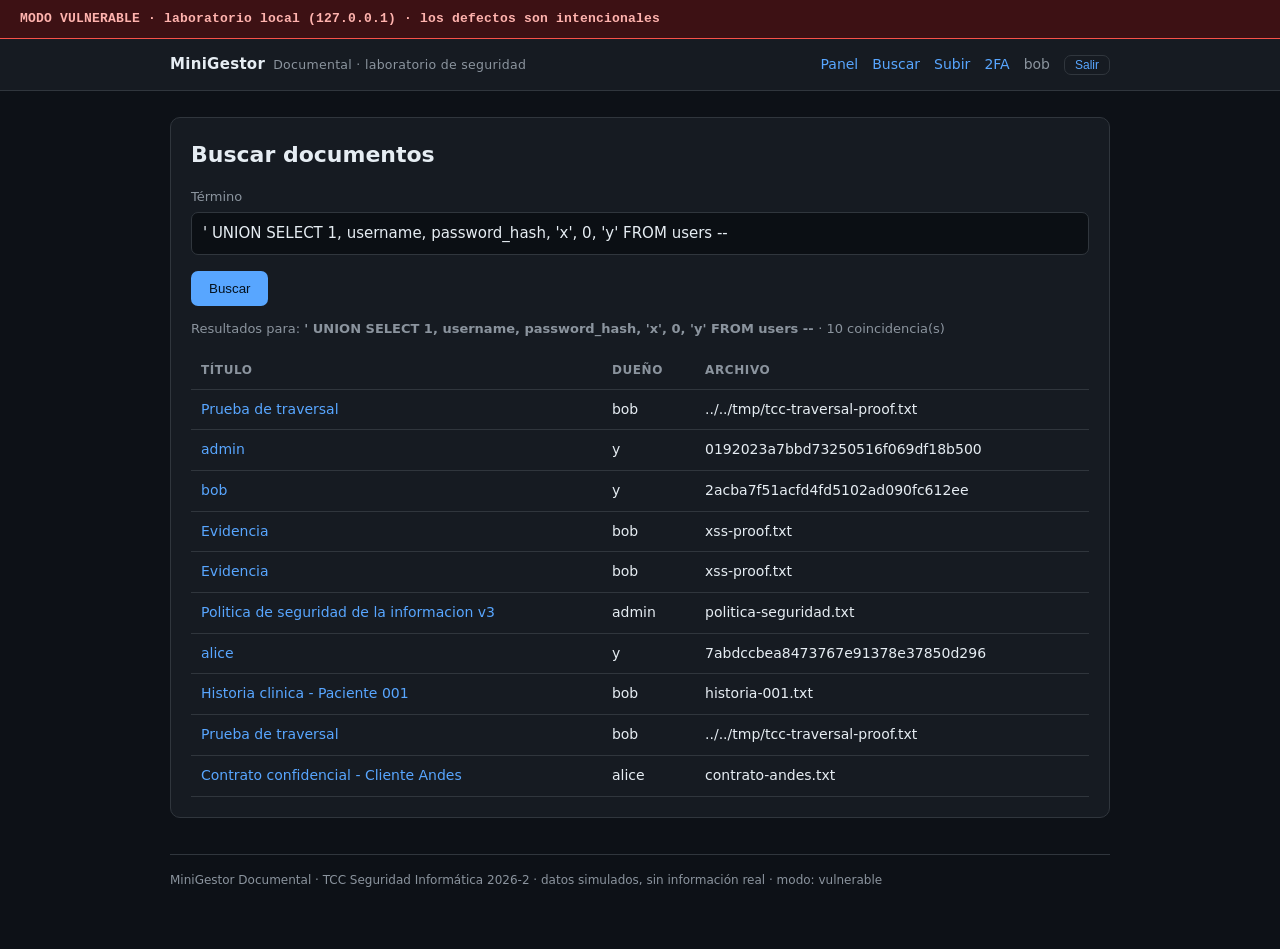
<file: evidence/http/vulnerable/01-sqli-search.html>
<!doctype html>
<html lang="es">
<head>
<meta charset="utf-8">
<meta name="viewport" content="width=device-width,initial-scale=1">
<title>Buscar · MiniGestor Documental</title>
<style>
:root{--bg:#0d1117;--panel:#161b22;--panel2:#1c2330;--line:#30363d;--txt:#e6edf3;--muted:#8b949e;--acc:#58a6ff;--bad:#f85149;--warn:#d29922;--ok:#3fb950}
*{box-sizing:border-box}
body{margin:0;font:15px/1.55 ui-sans-serif,system-ui,-apple-system,"Segoe UI",Roboto,sans-serif;background:var(--bg);color:var(--txt)}
a{color:var(--acc);text-decoration:none}a:hover{text-decoration:underline}
.wrap{max-width:980px;margin:0 auto;padding:0 20px 60px}
header.top{border-bottom:1px solid var(--line);background:var(--panel);margin-bottom:26px}
header.top .wrap{padding:14px 20px;display:flex;gap:18px;align-items:center;flex-wrap:wrap}
.brand{font-weight:700;letter-spacing:.3px}
.brand small{color:var(--muted);font-weight:400;margin-left:8px}
nav{display:flex;gap:14px;flex-wrap:wrap;margin-left:auto;font-size:14px}
nav .who{color:var(--muted)}
.banner{padding:10px 20px;font:600 13px/1.4 ui-monospace,SFMono-Regular,Menlo,monospace;letter-spacing:.2px}
.banner.bad{background:#3d1114;color:#ffb3ae;border-bottom:1px solid var(--bad)}
.banner.ok{background:#0f2f1b;color:#9ae6b4;border-bottom:1px solid var(--ok)}
.card{background:var(--panel);border:1px solid var(--line);border-radius:10px;padding:20px;margin-bottom:18px}
h1{font-size:22px;margin:0 0 14px}h2{font-size:17px;margin:22px 0 10px}
table{width:100%;border-collapse:collapse;font-size:14px}
th,td{text-align:left;padding:9px 10px;border-bottom:1px solid var(--line);vertical-align:top}
th{color:var(--muted);font-weight:600;font-size:12px;text-transform:uppercase;letter-spacing:.6px}
label{display:block;font-size:13px;color:var(--muted);margin:12px 0 5px}
input,textarea,select{width:100%;padding:9px 11px;background:#0b0f14;border:1px solid var(--line);border-radius:7px;color:var(--txt);font:inherit}
input[type=file]{padding:7px}
button{margin-top:16px;padding:10px 18px;border:0;border-radius:7px;background:var(--acc);color:#04121f;font:600 14px/1 inherit;cursor:pointer}
button.ghost{background:transparent;color:var(--acc);border:1px solid var(--line)}
.tag{display:inline-block;padding:2px 8px;border-radius:99px;font-size:11px;font-weight:700;letter-spacing:.4px;text-transform:uppercase}
.tag.confidencial{background:#4a1d1f;color:#ffb3ae}
.tag.sensible{background:#4a3410;color:#f5d78e}
.tag.publico,.tag.interno{background:#1b2b40;color:#a3c9f7}
.err{background:#3d1114;border:1px solid var(--bad);color:#ffb3ae;padding:10px 13px;border-radius:7px;margin-bottom:14px;font-size:14px}
.note{color:var(--muted);font-size:13px}
pre{background:#0b0f14;border:1px solid var(--line);border-radius:8px;padding:14px;overflow:auto;font-size:13px;line-height:1.5;white-space:pre-wrap}
code{font-family:ui-monospace,SFMono-Regular,Menlo,monospace;font-size:13px;background:#0b0f14;padding:1px 5px;border-radius:4px}
.grid{display:grid;grid-template-columns:repeat(auto-fit,minmax(210px,1fr));gap:12px}
.kv{background:var(--panel2);border:1px solid var(--line);border-radius:8px;padding:12px}
.kv b{display:block;color:var(--muted);font-size:11px;text-transform:uppercase;letter-spacing:.6px;margin-bottom:4px}
footer{color:var(--muted);font-size:12px;border-top:1px solid var(--line);padding-top:16px;margin-top:36px}
.secret{font-family:ui-monospace,monospace;font-size:20px;letter-spacing:3px;color:var(--ok)}
</style>
</head>
<body>
<div class="banner bad">MODO VULNERABLE · laboratorio local (127.0.0.1) · los defectos son intencionales</div>
<header class="top"><div class="wrap"><span class="brand">MiniGestor<small>Documental · laboratorio de seguridad</small></span><nav><a href="/dashboard">Panel</a><a href="/search">Buscar</a><a href="/docs">Subir</a><a href="/account/2fa">2FA</a><span class="who">bob</span><form method="post" action="/logout" style="display:inline"><button class="ghost" style="margin:0;padding:2px 10px;font-size:12px">Salir</button></form></nav></div></header>
<main class="wrap">
<div class="card">
<h1>Buscar documentos</h1>
<form method="get" action="/search">
<label for="q">Término</label>
<input id="q" name="q" value="' UNION SELECT 1, username, password_hash, 'x', 0, 'y' FROM users -- " placeholder="contrato, política, historia...">
<button type="submit">Buscar</button>
</form>
<p class="note">Resultados para: <b>' UNION SELECT 1, username, password_hash, 'x', 0, 'y' FROM users -- </b> · 10 coincidencia(s)</p>
<table><thead><tr><th>Título</th><th>Dueño</th><th>Archivo</th></tr></thead><tbody><tr><td><a href="/docs/7">Prueba de traversal</a></td><td>bob</td><td>../../tmp/tcc-traversal-proof.txt</td></tr><tr><td><a href="/docs/1">admin</a></td><td>y</td><td>0192023a7bbd73250516f069df18b500</td></tr><tr><td><a href="/docs/1">bob</a></td><td>y</td><td>2acba7f51acfd4fd5102ad090fc612ee</td></tr><tr><td><a href="/docs/4"><script>alert("XSS-TCC")</script> Evidencia</a></td><td>bob</td><td>xss-proof.txt</td></tr><tr><td><a href="/docs/6"><script>alert("XSS-TCC")</script> Evidencia</a></td><td>bob</td><td>xss-proof.txt</td></tr><tr><td><a href="/docs/3">Politica de seguridad de la informacion v3</a></td><td>admin</td><td>politica-seguridad.txt</td></tr><tr><td><a href="/docs/1">alice</a></td><td>y</td><td>7abdccbea8473767e91378e37850d296</td></tr><tr><td><a href="/docs/2">Historia clinica - Paciente 001</a></td><td>bob</td><td>historia-001.txt</td></tr><tr><td><a href="/docs/5">Prueba de traversal</a></td><td>bob</td><td>../../tmp/tcc-traversal-proof.txt</td></tr><tr><td><a href="/docs/1">Contrato confidencial - Cliente Andes</a></td><td>alice</td><td>contrato-andes.txt</td></tr></tbody></table>
</div>
<footer>MiniGestor Documental · TCC Seguridad Informática 2026-2 · datos simulados, sin información real · modo: vulnerable</footer>
</main>
</body>
</html>
</file>
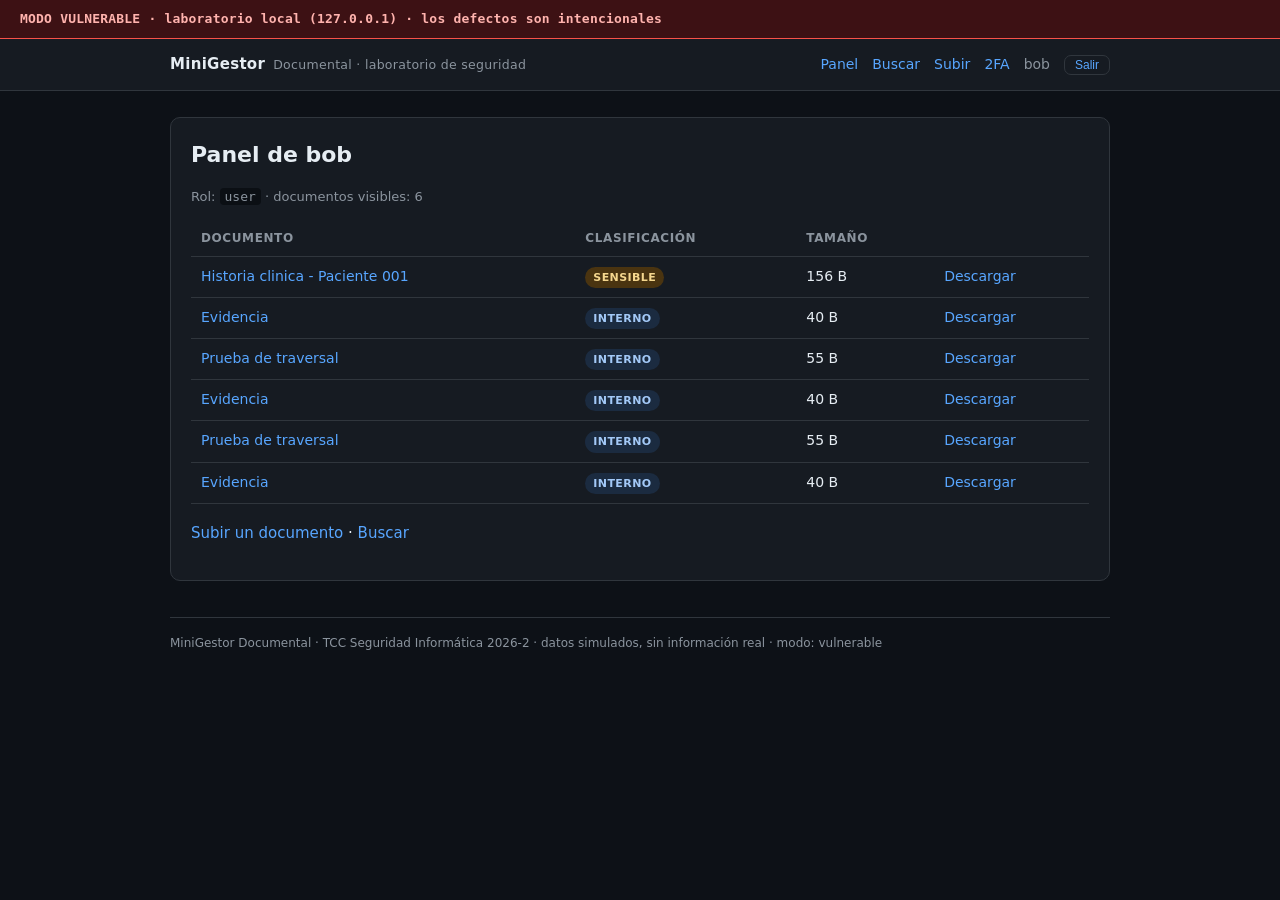
<file: evidence/http/vulnerable/02-dashboard.html>
<!doctype html>
<html lang="es">
<head>
<meta charset="utf-8">
<meta name="viewport" content="width=device-width,initial-scale=1">
<title>Panel · MiniGestor Documental</title>
<style>
:root{--bg:#0d1117;--panel:#161b22;--panel2:#1c2330;--line:#30363d;--txt:#e6edf3;--muted:#8b949e;--acc:#58a6ff;--bad:#f85149;--warn:#d29922;--ok:#3fb950}
*{box-sizing:border-box}
body{margin:0;font:15px/1.55 ui-sans-serif,system-ui,-apple-system,"Segoe UI",Roboto,sans-serif;background:var(--bg);color:var(--txt)}
a{color:var(--acc);text-decoration:none}a:hover{text-decoration:underline}
.wrap{max-width:980px;margin:0 auto;padding:0 20px 60px}
header.top{border-bottom:1px solid var(--line);background:var(--panel);margin-bottom:26px}
header.top .wrap{padding:14px 20px;display:flex;gap:18px;align-items:center;flex-wrap:wrap}
.brand{font-weight:700;letter-spacing:.3px}
.brand small{color:var(--muted);font-weight:400;margin-left:8px}
nav{display:flex;gap:14px;flex-wrap:wrap;margin-left:auto;font-size:14px}
nav .who{color:var(--muted)}
.banner{padding:10px 20px;font:600 13px/1.4 ui-monospace,SFMono-Regular,Menlo,monospace;letter-spacing:.2px}
.banner.bad{background:#3d1114;color:#ffb3ae;border-bottom:1px solid var(--bad)}
.banner.ok{background:#0f2f1b;color:#9ae6b4;border-bottom:1px solid var(--ok)}
.card{background:var(--panel);border:1px solid var(--line);border-radius:10px;padding:20px;margin-bottom:18px}
h1{font-size:22px;margin:0 0 14px}h2{font-size:17px;margin:22px 0 10px}
table{width:100%;border-collapse:collapse;font-size:14px}
th,td{text-align:left;padding:9px 10px;border-bottom:1px solid var(--line);vertical-align:top}
th{color:var(--muted);font-weight:600;font-size:12px;text-transform:uppercase;letter-spacing:.6px}
label{display:block;font-size:13px;color:var(--muted);margin:12px 0 5px}
input,textarea,select{width:100%;padding:9px 11px;background:#0b0f14;border:1px solid var(--line);border-radius:7px;color:var(--txt);font:inherit}
input[type=file]{padding:7px}
button{margin-top:16px;padding:10px 18px;border:0;border-radius:7px;background:var(--acc);color:#04121f;font:600 14px/1 inherit;cursor:pointer}
button.ghost{background:transparent;color:var(--acc);border:1px solid var(--line)}
.tag{display:inline-block;padding:2px 8px;border-radius:99px;font-size:11px;font-weight:700;letter-spacing:.4px;text-transform:uppercase}
.tag.confidencial{background:#4a1d1f;color:#ffb3ae}
.tag.sensible{background:#4a3410;color:#f5d78e}
.tag.publico,.tag.interno{background:#1b2b40;color:#a3c9f7}
.err{background:#3d1114;border:1px solid var(--bad);color:#ffb3ae;padding:10px 13px;border-radius:7px;margin-bottom:14px;font-size:14px}
.note{color:var(--muted);font-size:13px}
pre{background:#0b0f14;border:1px solid var(--line);border-radius:8px;padding:14px;overflow:auto;font-size:13px;line-height:1.5;white-space:pre-wrap}
code{font-family:ui-monospace,SFMono-Regular,Menlo,monospace;font-size:13px;background:#0b0f14;padding:1px 5px;border-radius:4px}
.grid{display:grid;grid-template-columns:repeat(auto-fit,minmax(210px,1fr));gap:12px}
.kv{background:var(--panel2);border:1px solid var(--line);border-radius:8px;padding:12px}
.kv b{display:block;color:var(--muted);font-size:11px;text-transform:uppercase;letter-spacing:.6px;margin-bottom:4px}
footer{color:var(--muted);font-size:12px;border-top:1px solid var(--line);padding-top:16px;margin-top:36px}
.secret{font-family:ui-monospace,monospace;font-size:20px;letter-spacing:3px;color:var(--ok)}
</style>
</head>
<body>
<div class="banner bad">MODO VULNERABLE · laboratorio local (127.0.0.1) · los defectos son intencionales</div>
<header class="top"><div class="wrap"><span class="brand">MiniGestor<small>Documental · laboratorio de seguridad</small></span><nav><a href="/dashboard">Panel</a><a href="/search">Buscar</a><a href="/docs">Subir</a><a href="/account/2fa">2FA</a><span class="who">bob</span><form method="post" action="/logout" style="display:inline"><button class="ghost" style="margin:0;padding:2px 10px;font-size:12px">Salir</button></form></nav></div></header>
<main class="wrap">
<div class="card">
<h1>Panel de bob</h1>
<p class="note">Rol: <code>user</code> · documentos visibles: 6</p>
<table><thead><tr><th>Documento</th><th>Clasificación</th><th>Tamaño</th><th></th></tr></thead><tbody><tr><td><a href="/docs/2">Historia clinica - Paciente 001</a></td><td><span class="tag sensible">sensible</span></td><td>156 B</td><td><a href="/docs/2/download">Descargar</a></td></tr><tr><td><a href="/docs/4"><script>alert("XSS-TCC")</script> Evidencia</a></td><td><span class="tag interno">interno</span></td><td>40 B</td><td><a href="/docs/4/download">Descargar</a></td></tr><tr><td><a href="/docs/5">Prueba de traversal</a></td><td><span class="tag interno">interno</span></td><td>55 B</td><td><a href="/docs/5/download">Descargar</a></td></tr><tr><td><a href="/docs/6"><script>alert("XSS-TCC")</script> Evidencia</a></td><td><span class="tag interno">interno</span></td><td>40 B</td><td><a href="/docs/6/download">Descargar</a></td></tr><tr><td><a href="/docs/7">Prueba de traversal</a></td><td><span class="tag interno">interno</span></td><td>55 B</td><td><a href="/docs/7/download">Descargar</a></td></tr><tr><td><a href="/docs/8"><script>alert("XSS-TCC")</script> Evidencia</a></td><td><span class="tag interno">interno</span></td><td>40 B</td><td><a href="/docs/8/download">Descargar</a></td></tr></tbody></table>
<p style="margin-top:18px"><a href="/docs">Subir un documento</a> · <a href="/search">Buscar</a></p>
</div>
<footer>MiniGestor Documental · TCC Seguridad Informática 2026-2 · datos simulados, sin información real · modo: vulnerable</footer>
</main>
</body>
</html>
</file>
